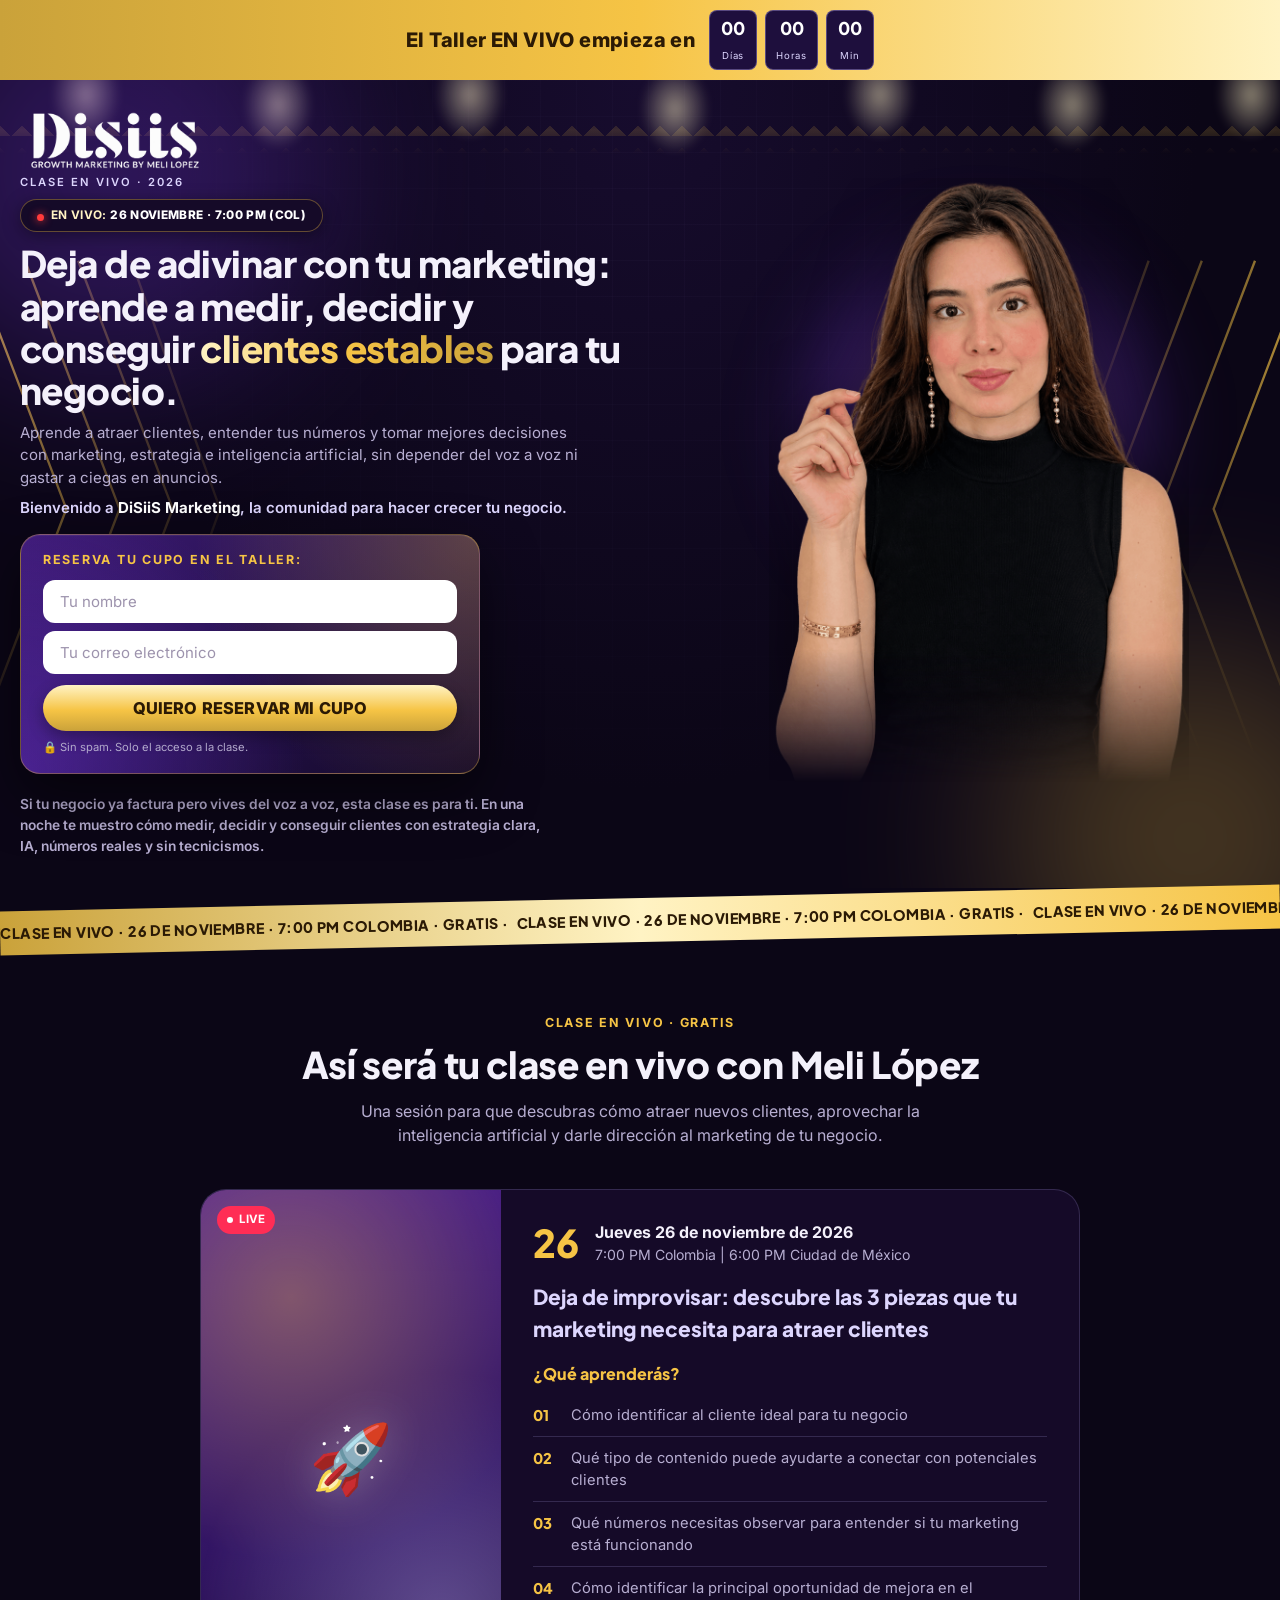
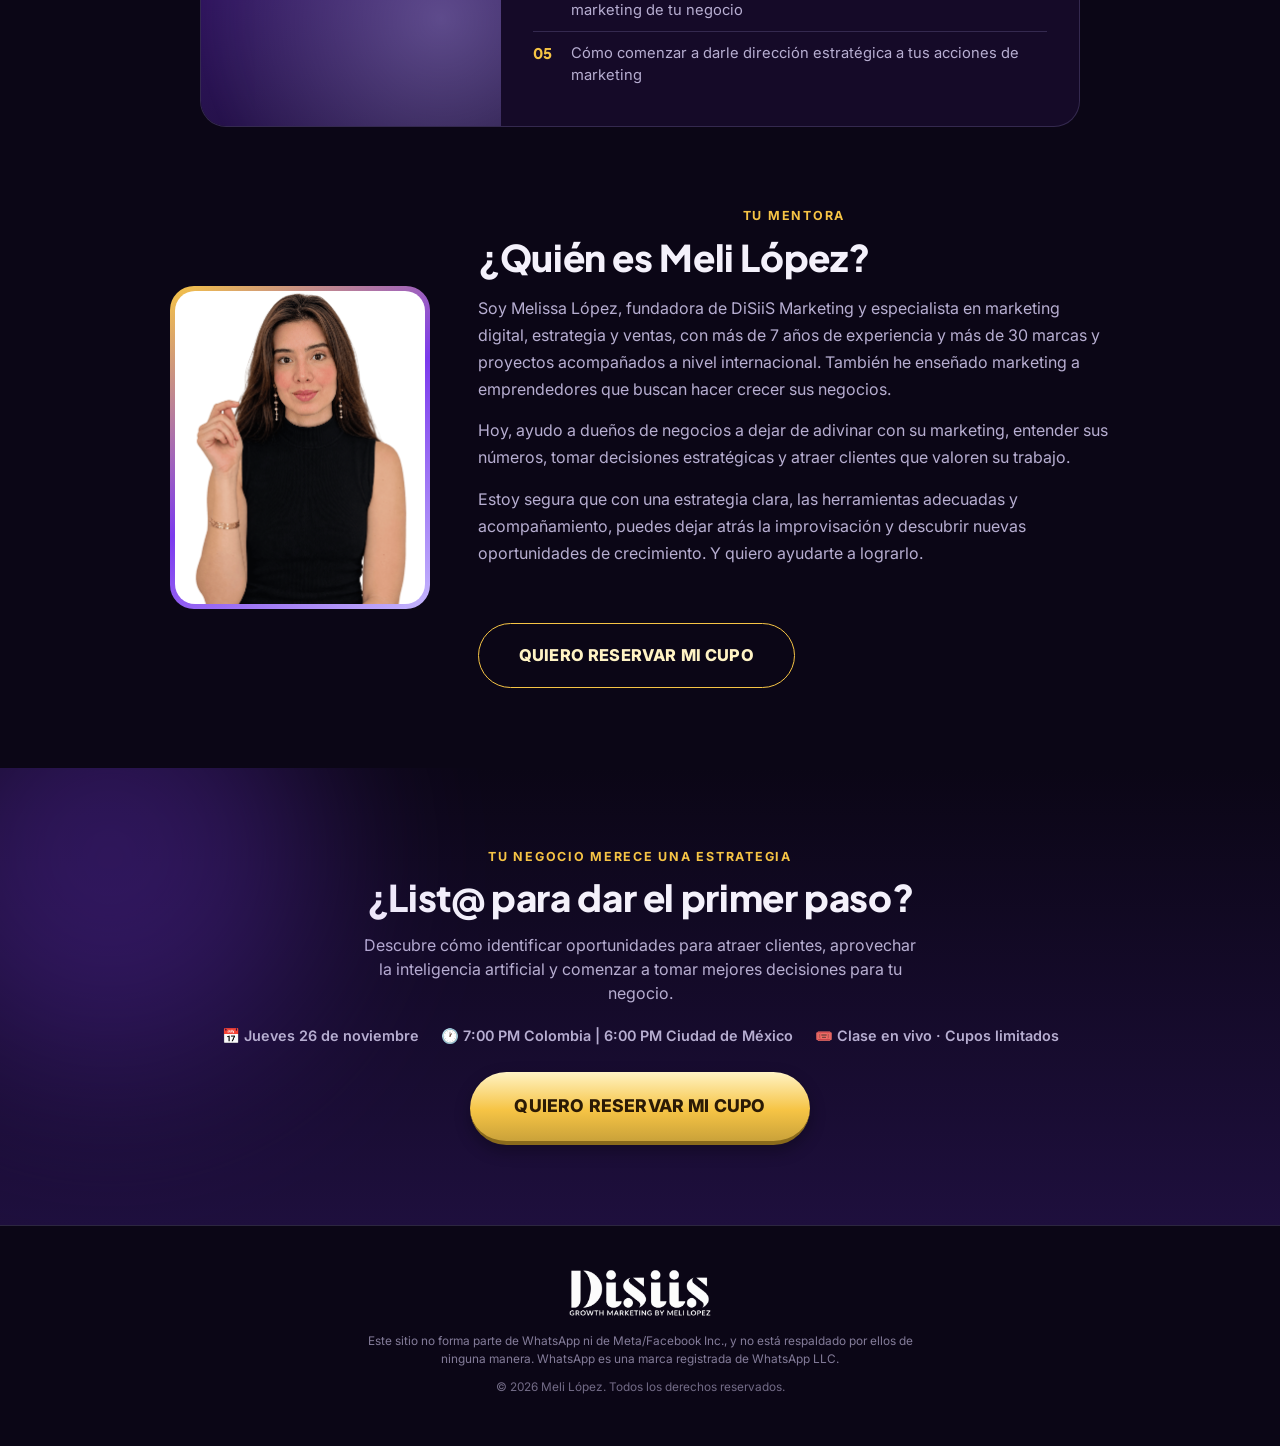
<file: index.html>
<!DOCTYPE html>
<html lang="es">
<head>
<meta charset="UTF-8">
<meta name="viewport" content="width=device-width, initial-scale=1.0">
<title>Clase en Vivo con Meli — Lanza tu Negocio Digital con IA</title>
<meta name="description" content="Únete a la clase en vivo gratuita de Meli: aprende a crear y vender tu primer producto digital con ayuda de la IA. Jueves 26 de noviembre, 7:00 PM hora Colombia.">
<link rel="icon" type="image/png" href="assets/favicon.png">
<link rel="preconnect" href="https://fonts.googleapis.com">
<link rel="preconnect" href="https://fonts.gstatic.com" crossorigin>
<link href="https://fonts.googleapis.com/css2?family=Plus+Jakarta+Sans:wght@500;700;800&family=Inter:wght@400;500;600;700;800&display=swap" rel="stylesheet">
<link rel="stylesheet" href="styles.css">
<script>
!function(f,b,e,v,n,t,s)
{if(f.fbq)return;n=f.fbq=function(){n.callMethod?
n.callMethod.apply(n,arguments):n.queue.push(arguments)};
if(!f._fbq)f._fbq=n;n.push=n;n.loaded=!0;n.version='2.0';
n.queue=[];t=b.createElement(e);t.async=!0;
t.src=v;s=b.getElementsByTagName(e)[0];
s.parentNode.insertBefore(t,s)}(window, document,'script',
'https://connect.facebook.net/en_US/fbevents.js');
fbq('init', '1813964963130321');
fbq('track', 'PageView');
</script>
<noscript><img height="1" width="1" style="display:none"
  src="https://www.facebook.com/tr?id=1813964963130321&ev=PageView&noscript=1"
/></noscript>
</head>
<body>

  <!-- Countdown bar -->
  <div class="topbar">
    <span class="topbar-label">El Taller EN VIVO empieza en</span>
    <div class="topbar-timer" id="topbar-timer" aria-live="polite">
      <div class="timer-box"><span id="t-days">00</span><small>Días</small></div>
      <div class="timer-box"><span id="t-hours">00</span><small>Horas</small></div>
      <div class="timer-box"><span id="t-mins">00</span><small>Min</small></div>
    </div>
  </div>

  <!-- HERO -->
  <header class="hero">
    <div class="hero-texture" aria-hidden="true"></div>
    <div class="hero-top-hatch" aria-hidden="true"></div>
    <div class="hero-chevrons hero-chevrons-left" aria-hidden="true">
      <svg viewBox="0 0 220 420" fill="none" xmlns="http://www.w3.org/2000/svg">
        <path d="M10 0 L90 210 L10 420" stroke="url(#gld1)" stroke-width="2"/>
        <path d="M55 0 L135 210 L55 420" stroke="url(#gld1)" stroke-width="2" opacity=".7"/>
        <path d="M100 0 L180 210 L100 420" stroke="url(#gld1)" stroke-width="2" opacity=".45"/>
        <path d="M145 0 L220 210 L145 420" stroke="url(#gld1)" stroke-width="2" opacity=".25"/>
        <defs>
          <linearGradient id="gld1" x1="0" y1="0" x2="0" y2="420" gradientUnits="userSpaceOnUse">
            <stop offset="0" stop-color="#f6c445"/>
            <stop offset="1" stop-color="#f6c445" stop-opacity="0"/>
          </linearGradient>
        </defs>
      </svg>
    </div>
    <div class="hero-chevrons hero-chevrons-right" aria-hidden="true">
      <svg viewBox="0 0 220 420" fill="none" xmlns="http://www.w3.org/2000/svg">
        <path d="M210 0 L130 210 L210 420" stroke="url(#gld2)" stroke-width="2"/>
        <path d="M165 0 L85 210 L165 420" stroke="url(#gld2)" stroke-width="2" opacity=".7"/>
        <path d="M120 0 L40 210 L120 420" stroke="url(#gld2)" stroke-width="2" opacity=".45"/>
        <path d="M75 0 L0 210 L75 420" stroke="url(#gld2)" stroke-width="2" opacity=".25"/>
        <defs>
          <linearGradient id="gld2" x1="0" y1="0" x2="0" y2="420" gradientUnits="userSpaceOnUse">
            <stop offset="0" stop-color="#f6c445"/>
            <stop offset="1" stop-color="#f6c445" stop-opacity="0"/>
          </linearGradient>
        </defs>
      </svg>
    </div>
    <div class="hero-spotlights" aria-hidden="true">
      <span></span><span></span><span></span><span></span><span></span><span></span><span></span>
    </div>
    <div class="hero-glow hero-glow-1"></div>
    <div class="hero-glow hero-glow-2"></div>

    <div class="hero-inner">
      <div class="hero-visual">
        <div class="hero-photo-wrap">
          <div class="hero-photo-glow" aria-hidden="true"></div>
          <img src="assets/meli-hero-trim.png" alt="Meli" class="hero-photo">
          <div class="hero-wordmark hero-wordmark-overlay">
            <img src="assets/disiis-logo.webp" alt="DiSiiS Growth Marketing" class="wordmark-logo">
            <span class="hero-wordmark-sub">Clase en vivo · 2026</span>
          </div>
        </div>
      </div>

      <div class="hero-copy">
        <div class="hero-wordmark hero-wordmark-static">
          <img src="assets/disiis-logo.webp" alt="DiSiiS Growth Marketing" class="wordmark-logo">
          <span class="hero-wordmark-sub">Clase en vivo · 2026</span>
        </div>

        <div class="hero-badge-pill">
          <span class="dot"></span>
          <span>EN VIVO: <strong>26 NOVIEMBRE · 7:00 PM (COL)</strong></span>
        </div>

        <h1 class="hero-title">
          Deja de adivinar con tu marketing: aprende a medir, decidir y conseguir
          <span class="grad-text">clientes estables</span> para tu negocio.
        </h1>
        <p class="hero-sub">
          Aprende a atraer clientes, entender tus números y tomar mejores decisiones con marketing,
          estrategia e inteligencia artificial, sin depender del voz a voz ni gastar a ciegas en anuncios.
        </p>
        <p class="hero-sub hero-welcome">
          Bienvenido a <strong>DiSiiS Marketing</strong>, la comunidad para hacer crecer tu negocio.
        </p>

        <div class="hero-signup-card" id="hero-signup-card">
          <p class="section-eyebrow">RESERVA TU CUPO EN EL TALLER:</p>
          <form method="post" action="https://systeme.io/embedded/46632346/subscription" class="signup-form">
            <div class="form-row">
              <input type="text" name="surname" placeholder="Tu nombre" required class="form-input">
            </div>
            <div class="form-row">
              <input type="email" name="email" placeholder="Tu correo electrónico" required class="form-input">
            </div>
            <div class="f-row">
              <button type="submit" class="btn btn-cta">
                <span class="btn-cta-label">QUIERO RESERVAR MI CUPO</span>
              </button>
            </div>
          </form>
          <p class="signup-disclaimer">🔒 Sin spam. Solo el acceso a la clase.</p>
        </div>

        <p class="hero-callout">
          Si tu negocio ya factura pero vives del voz a voz, esta clase es para ti. En una noche te muestro
          cómo medir, decidir y conseguir clientes con estrategia clara, IA, números reales y sin tecnicismos.
        </p>
      </div>
    </div>
  </header>

  <!-- MARQUEE -->
  <div class="marquee">
    <div class="marquee-track">
      <span>CLASE EN VIVO&nbsp;·&nbsp;26 DE NOVIEMBRE&nbsp;·&nbsp;7:00 PM COLOMBIA&nbsp;·&nbsp;GRATIS&nbsp;·</span>
      <span>CLASE EN VIVO&nbsp;·&nbsp;26 DE NOVIEMBRE&nbsp;·&nbsp;7:00 PM COLOMBIA&nbsp;·&nbsp;GRATIS&nbsp;·</span>
      <span>CLASE EN VIVO&nbsp;·&nbsp;26 DE NOVIEMBRE&nbsp;·&nbsp;7:00 PM COLOMBIA&nbsp;·&nbsp;GRATIS&nbsp;·</span>
      <span>CLASE EN VIVO&nbsp;·&nbsp;26 DE NOVIEMBRE&nbsp;·&nbsp;7:00 PM COLOMBIA&nbsp;·&nbsp;GRATIS&nbsp;·</span>
    </div>
  </div>

  <!-- CLASS DETAILS -->
  <section class="class-section">
    <p class="section-eyebrow">CLASE EN VIVO · GRATIS</p>
    <h2 class="section-title">Así será tu clase en vivo con Meli López</h2>
    <p class="section-sub">Una sesión para que descubras cómo atraer nuevos clientes, aprovechar la inteligencia artificial y darle dirección al marketing de tu negocio.</p>

    <div class="class-card">
      <div class="class-visual">
        <div class="class-visual-glow"></div>
        <span class="class-icon">🚀</span>
        <div class="live-chip"><span class="dot"></span>LIVE</div>
      </div>

      <div class="class-info">
        <div class="class-date-row">
          <div class="class-date-num">26</div>
          <div>
            <p class="class-date-day">Jueves 26 de noviembre de 2026</p>
            <p class="class-date-time">7:00 PM Colombia | 6:00 PM Ciudad de México</p>
          </div>
        </div>
        <h3 class="class-info-title">Deja de improvisar: descubre las 3 piezas que tu marketing necesita para atraer clientes</h3>
        <h4 class="class-list-heading">¿Qué aprenderás?</h4>
        <ol class="class-list">
          <li><span>01</span>Cómo identificar al cliente ideal para tu negocio</li>
          <li><span>02</span>Qué tipo de contenido puede ayudarte a conectar con potenciales clientes</li>
          <li><span>03</span>Qué números necesitas observar para entender si tu marketing está funcionando</li>
          <li><span>04</span>Cómo identificar la principal oportunidad de mejora en el marketing de tu negocio</li>
          <li><span>05</span>Cómo comenzar a darle dirección estratégica a tus acciones de marketing</li>
        </ol>
      </div>
    </div>
  </section>

  <!-- ABOUT MELI -->
  <section class="about-section">
    <div class="about-photo">
      <img src="assets/meli-hero.png" alt="Meli">
    </div>
    <div class="about-text">
      <p class="section-eyebrow">TU MENTORA</p>
      <h2 class="section-title left">¿Quién es Meli López?</h2>
      <div class="about-bio">
        <p>Soy Melissa López, fundadora de DiSiiS Marketing y especialista en marketing digital, estrategia
        y ventas, con más de 7 años de experiencia y más de 30 marcas y proyectos acompañados a nivel
        internacional. También he enseñado marketing a emprendedores que buscan hacer crecer sus negocios.</p>
        <p>Hoy, ayudo a dueños de negocios a dejar de adivinar con su marketing, entender sus números,
        tomar decisiones estratégicas y atraer clientes que valoren su trabajo.</p>
        <p>Estoy segura que con una estrategia clara, las herramientas adecuadas y acompañamiento, puedes
        dejar atrás la improvisación y descubrir nuevas oportunidades de crecimiento. Y quiero ayudarte
        a lograrlo.</p>
      </div>
      <a href="#" class="btn-cta btn-cta-outline" data-open-signup>
        <span class="btn-cta-label">QUIERO RESERVAR MI CUPO</span>
      </a>
    </div>
  </section>

  <!-- FINAL CTA -->
  <section class="final-cta">
    <div class="hero-glow hero-glow-1"></div>
    <p class="section-eyebrow">TU NEGOCIO MERECE UNA ESTRATEGIA</p>
    <h2 class="section-title">¿List@ para dar el primer paso?</h2>
    <p class="section-sub">Descubre cómo identificar oportunidades para atraer clientes, aprovechar la inteligencia artificial y comenzar a tomar mejores decisiones para tu negocio.</p>
    <div class="final-cta-details">
      <span>📅 Jueves 26 de noviembre</span>
      <span>🕐 7:00 PM Colombia | 6:00 PM Ciudad de México</span>
      <span>🎟️ Clase en vivo · Cupos limitados</span>
    </div>
    <a href="#" class="btn-cta btn-cta-lg" data-open-signup>
      <span class="btn-cta-label">QUIERO RESERVAR MI CUPO</span>
    </a>
  </section>

  <!-- FOOTER -->
  <footer class="site-footer">
    <img src="assets/disiis-logo.webp" alt="DiSiiS Growth Marketing" class="footer-logo-img">
    <p class="footer-disclaimer">
      Este sitio no forma parte de WhatsApp ni de Meta/Facebook Inc., y no está respaldado por ellos de ninguna manera.
      WhatsApp es una marca registrada de WhatsApp LLC.
    </p>
    <p class="footer-copy">© 2026 Meli López. Todos los derechos reservados.</p>
  </footer>

  <!-- SIGNUP MODAL (opened by any secondary CTA) -->
  <div class="modal-overlay" id="signup-modal">
    <div class="modal-card" role="dialog" aria-modal="true" aria-labelledby="modal-title">
      <button type="button" class="modal-close" aria-label="Cerrar">&times;</button>
      <p class="section-eyebrow" id="modal-title">RESERVA TU CUPO EN EL TALLER:</p>
      <form method="post" action="https://systeme.io/embedded/46632346/subscription" class="signup-form">
        <div class="form-row">
          <input type="text" name="surname" placeholder="Tu nombre" required class="form-input">
        </div>
        <div class="form-row">
          <input type="email" name="email" placeholder="Tu correo electrónico" required class="form-input">
        </div>
        <div class="f-row">
          <button type="submit" class="btn btn-cta">
            <span class="btn-cta-label">QUIERO RESERVAR MI CUPO</span>
          </button>
        </div>
      </form>
      <p class="signup-disclaimer">🔒 Sin spam. Solo el acceso a la clase.</p>
    </div>
  </div>

<script src="script.js"></script>
</body>
</html>
</file>
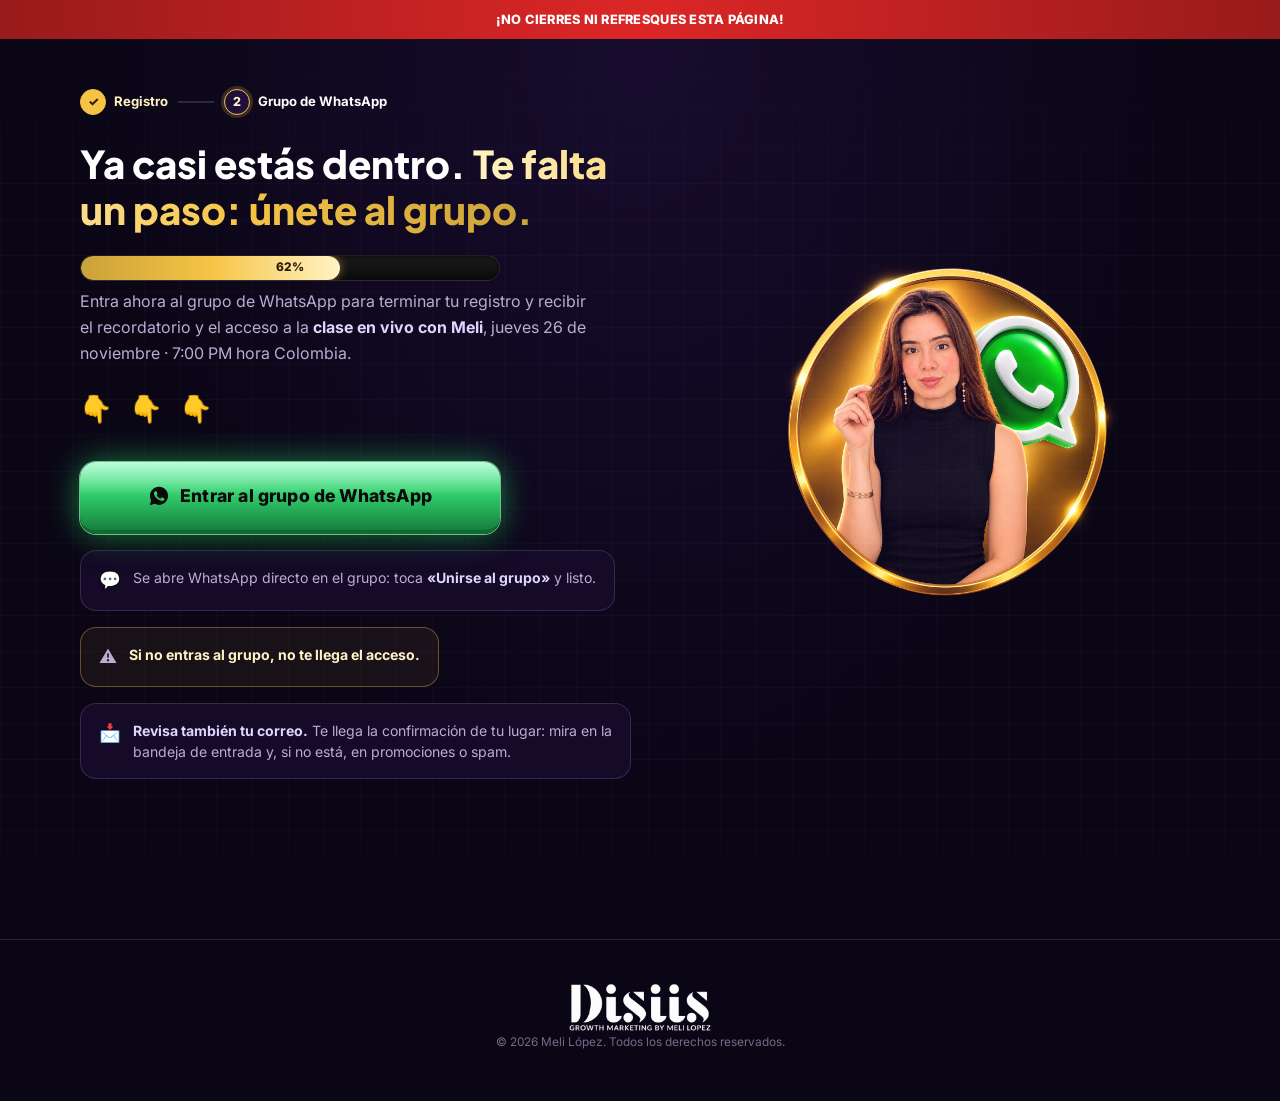
<file: gracias.html>
<!DOCTYPE html>
<html lang="es">
<head>
<meta charset="UTF-8">
<meta name="viewport" content="width=device-width, initial-scale=1.0">
<title>¡Falta un paso! Entra al grupo de WhatsApp — Clase con Meli</title>
<meta name="description" content="Ya casi estás dentro. Entra al grupo de WhatsApp para confirmar tu cupo en la clase en vivo con Meli.">
<meta name="robots" content="noindex">
<link rel="icon" type="image/png" href="assets/favicon.png">
<link rel="preconnect" href="https://fonts.googleapis.com">
<link rel="preconnect" href="https://fonts.gstatic.com" crossorigin>
<link href="https://fonts.googleapis.com/css2?family=Plus+Jakarta+Sans:wght@500;700;800&family=Inter:wght@400;500;600;700;800&display=swap" rel="stylesheet">
<link rel="stylesheet" href="styles.css">
<script>
!function(f,b,e,v,n,t,s)
{if(f.fbq)return;n=f.fbq=function(){n.callMethod?
n.callMethod.apply(n,arguments):n.queue.push(arguments)};
if(!f._fbq)f._fbq=n;n.push=n;n.loaded=!0;n.version='2.0';
n.queue=[];t=b.createElement(e);t.async=!0;
t.src=v;s=b.getElementsByTagName(e)[0];
s.parentNode.insertBefore(t,s)}(window, document,'script',
'https://connect.facebook.net/en_US/fbevents.js');
fbq('init', '1813964963130321');
fbq('track', 'PageView');
</script>
<noscript><img height="1" width="1" style="display:none"
  src="https://www.facebook.com/tr?id=1813964963130321&ev=PageView&noscript=1"
/></noscript>
</head>
<body>

  <div class="warning-bar">¡NO CIERRES NI REFRESQUES ESTA PÁGINA!</div>

  <main class="gracias-main">
    <div class="hero-texture"></div>
    <div class="gracias-inner">
      <div class="gracias-grid">

        <div class="gracias-visual">
          <img src="assets/gracias-badge.webp" alt="Meli - WhatsApp" class="gracias-badge">
        </div>

        <div class="gracias-copy">

          <div class="steps-row">
            <div class="step done"><span class="step-dot">✓</span><span>Registro</span></div>
            <div class="step-line"></div>
            <div class="step active"><span class="step-dot">2</span><span>Grupo de WhatsApp</span></div>
          </div>

          <h1 class="gracias-title" id="gracias-title">Ya casi estás dentro. <span class="grad-text">Te falta un paso: únete al grupo.</span></h1>

          <div class="progress-bar">
            <div class="progress-fill" style="width:62%"></div>
            <span class="progress-label">62%</span>
          </div>

          <p class="gracias-sub">
            Entra ahora al grupo de WhatsApp para terminar tu registro y recibir el recordatorio y el acceso a la
            <strong>clase en vivo con Meli</strong>, jueves 26 de noviembre · 7:00 PM hora Colombia.
          </p>

          <div class="whatsapp-hands" aria-hidden="true"><span>👇</span><span>👇</span><span>👇</span></div>

          <a href="https://chat.whatsapp.com/EjWH5EWC1cP3H7WbqlgUDB?s=cl&p=i&iam=2" target="_blank" rel="noopener" class="btn-cta btn-cta-lg gracias-btn btn-whatsapp">
            <svg class="whatsapp-icon" viewBox="0 0 24 24" fill="currentColor" aria-hidden="true">
              <path d="M12.04 2C6.58 2 2.13 6.45 2.13 11.91c0 1.75.46 3.39 1.26 4.82L2 22l5.39-1.41c1.37.75 2.93 1.17 4.59 1.17h.01c5.46 0 9.9-4.45 9.9-9.91C21.9 6.45 17.5 2 12.04 2zm5.8 14.03c-.24.68-1.4 1.3-1.93 1.38-.49.08-1.1.11-1.78-.11-.41-.13-.94-.3-1.62-.59-2.84-1.23-4.69-4.09-4.83-4.28-.14-.19-1.15-1.53-1.15-2.92s.72-2.07.98-2.35c.26-.28.56-.35.75-.35h.54c.17 0 .4-.03.61.47.24.57.8 1.96.87 2.1.07.14.11.3.02.48-.09.19-.14.3-.27.47-.14.16-.29.37-.41.49-.14.14-.28.29-.12.57.16.28.72 1.19 1.55 1.93 1.07.95 1.96 1.25 2.24 1.39.28.14.44.12.6-.07.17-.19.71-.83.9-1.11.19-.28.38-.23.63-.14.26.09 1.63.77 1.91.91.28.14.47.21.54.33.07.12.07.68-.17 1.36z"/>
            </svg>
            <span class="btn-cta-label">Entrar al grupo de WhatsApp</span>
          </a>

          <div class="note-card">
            <span class="note-icon">💬</span>
            <p>Se abre WhatsApp directo en el grupo: toca <strong>«Unirse al grupo»</strong> y listo.</p>
          </div>
          <div class="note-card note-warning">
            <span class="note-icon">⚠️</span>
            <p><strong>Si no entras al grupo, no te llega el acceso.</strong></p>
          </div>
          <div class="note-card">
            <span class="note-icon">📩</span>
            <p><strong>Revisa también tu correo.</strong> Te llega la confirmación de tu lugar: mira en la bandeja de entrada y, si no está, en promociones o spam.</p>
          </div>

        </div>
      </div>
    </div>
  </main>

  <footer class="site-footer">
    <img src="assets/disiis-logo.webp" alt="DiSiiS Growth Marketing" class="footer-logo-img">
    <p class="footer-copy">© 2026 Meli López. Todos los derechos reservados.</p>
  </footer>

  <script>
    const graciasTitle = document.getElementById("gracias-title");
    const firstName = new URLSearchParams(window.location.search).get("name");
    if (graciasTitle && firstName) {
      const clean = firstName.trim().toLowerCase().replace(/^./, (c) => c.toUpperCase());
      graciasTitle.innerHTML = `${clean}, ya casi estás dentro. <span class="grad-text">Te falta un paso: únete al grupo.</span>`;
    }
  </script>
</body>
</html>
</file>
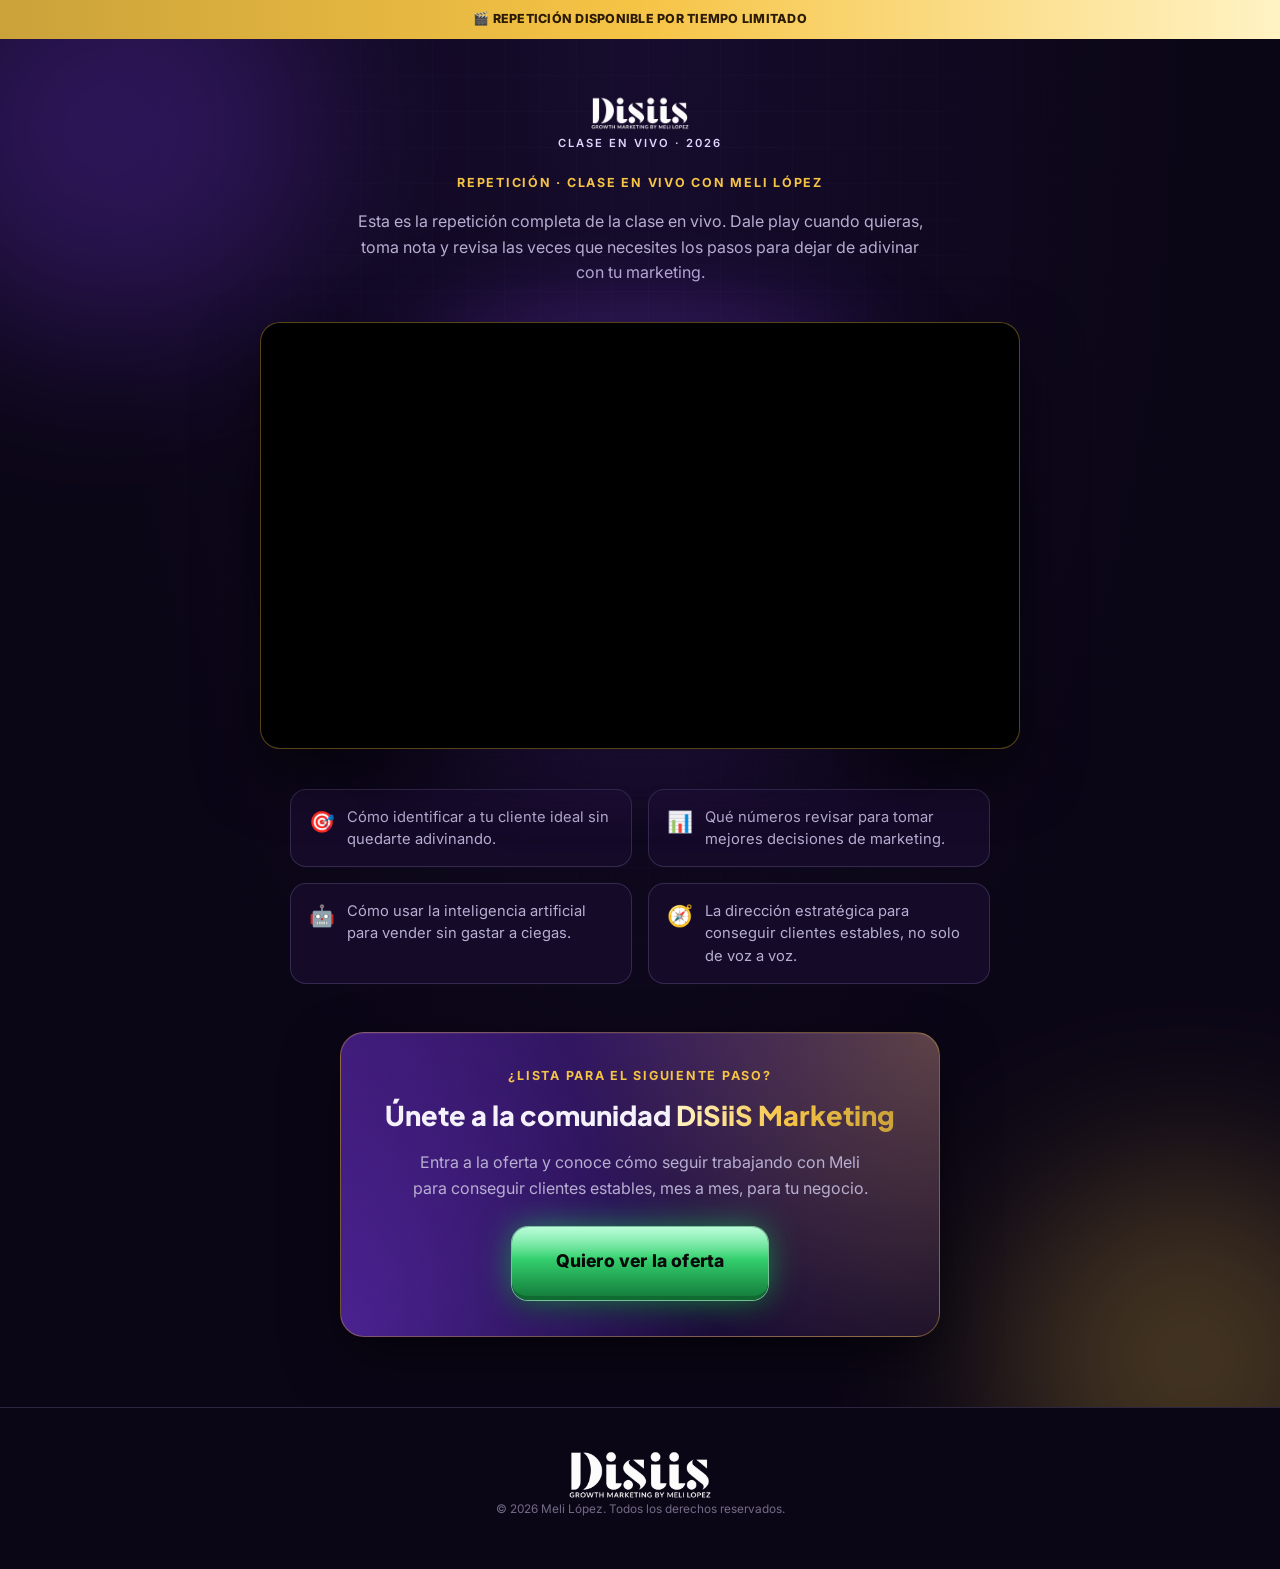
<file: replay.html>
<!DOCTYPE html>
<html lang="es">
<head>
<meta charset="UTF-8">
<meta name="viewport" content="width=device-width, initial-scale=1.0">
<title>Repetición: Clase en Vivo con Meli López — DiSiiS Marketing</title>
<meta name="description" content="Vuelve a ver la repetición completa de la clase en vivo con Meli López: aprende a medir, decidir y conseguir clientes estables para tu negocio.">
<meta name="robots" content="noindex">
<link rel="icon" type="image/png" href="assets/favicon.png">
<link rel="preconnect" href="https://fonts.googleapis.com">
<link rel="preconnect" href="https://fonts.gstatic.com" crossorigin>
<link href="https://fonts.googleapis.com/css2?family=Plus+Jakarta+Sans:wght@500;700;800&family=Inter:wght@400;500;600;700;800&display=swap" rel="stylesheet">
<link rel="stylesheet" href="styles.css">
<script>
!function(f,b,e,v,n,t,s)
{if(f.fbq)return;n=f.fbq=function(){n.callMethod?
n.callMethod.apply(n,arguments):n.queue.push(arguments)};
if(!f._fbq)f._fbq=n;n.push=n;n.loaded=!0;n.version='2.0';
n.queue=[];t=b.createElement(e);t.async=!0;
t.src=v;s=b.getElementsByTagName(e)[0];
s.parentNode.insertBefore(t,s)}(window, document,'script',
'https://connect.facebook.net/en_US/fbevents.js');
fbq('init', '1813964963130321');
fbq('track', 'PageView');
</script>
<noscript><img height="1" width="1" style="display:none"
  src="https://www.facebook.com/tr?id=1813964963130321&ev=PageView&noscript=1"
/></noscript>
</head>
<body>

  <div class="replay-topbar">🎬 <span>REPETICIÓN DISPONIBLE POR TIEMPO LIMITADO</span></div>

  <main class="replay-main">
    <div class="hero-texture"></div>
    <div class="hero-glow hero-glow-1"></div>
    <div class="hero-glow hero-glow-2"></div>

    <div class="replay-inner">

      <div class="replay-wordmark">
        <img src="assets/disiis-logo.webp" alt="DiSiiS Growth Marketing" class="wordmark-logo">
        <span class="hero-wordmark-sub">Clase en vivo · 2026</span>
      </div>

      <p class="section-eyebrow">REPETICIÓN · CLASE EN VIVO CON MELI LÓPEZ</p>
      <p class="replay-sub">
        Esta es la repetición completa de la clase en vivo. Dale play cuando quieras, toma nota y
        revisa las veces que necesites los pasos para dejar de adivinar con tu marketing.
      </p>

      <div class="replay-video-card">
        <div class="replay-video-glow"></div>
        <div class="replay-video">
          <iframe
            src="https://www.loom.com/embed/49fc41f5f2494a39b9ce262a3e52d995?hide_owner=true&hide_share=true&hide_title=true"
            frameborder="0"
            allow="fullscreen"
            allowfullscreen
            title="Repetición: Clase en Vivo con Meli López"
          ></iframe>
        </div>
      </div>

      <div class="replay-points">
        <div class="replay-point">
          <span class="replay-point-icon">🎯</span>
          <p>Cómo identificar a tu cliente ideal sin quedarte adivinando.</p>
        </div>
        <div class="replay-point">
          <span class="replay-point-icon">📊</span>
          <p>Qué números revisar para tomar mejores decisiones de marketing.</p>
        </div>
        <div class="replay-point">
          <span class="replay-point-icon">🤖</span>
          <p>Cómo usar la inteligencia artificial para vender sin gastar a ciegas.</p>
        </div>
        <div class="replay-point">
          <span class="replay-point-icon">🧭</span>
          <p>La dirección estratégica para conseguir clientes estables, no solo de voz a voz.</p>
        </div>
      </div>

      <div class="replay-cta-card">
        <p class="section-eyebrow">¿LISTA PARA EL SIGUIENTE PASO?</p>
        <h2 class="replay-cta-title">Únete a la comunidad <span class="grad-text">DiSiiS Marketing</span></h2>
        <p class="replay-cta-sub">
          Entra a la oferta y conoce cómo seguir trabajando con Meli para conseguir clientes estables,
          mes a mes, para tu negocio.
        </p>
        <a href="https://www.skool.com/disiis-marketing-by-meli-lopez-7991/about" target="_blank" rel="noopener" class="btn-cta btn-cta-lg btn-whatsapp replay-cta-btn">
          <span class="btn-cta-label">Quiero ver la oferta</span>
        </a>
      </div>

    </div>
  </main>

  <footer class="site-footer">
    <img src="assets/disiis-logo.webp" alt="DiSiiS Growth Marketing" class="footer-logo-img">
    <p class="footer-copy">© 2026 Meli López. Todos los derechos reservados.</p>
  </footer>

</body>
</html>
</file>
<file: styles.css>
:root{
  --bg: #0b0616;
  --bg-2: #150a28;
  --purple-900: #1e0f3d;
  --purple-800: #2b1456;
  --purple-700: #4c1d95;
  --purple-500: #7c3aed;
  --lilac: #c4b5fd;
  --lilac-soft: #ddd6fe;
  --gold-1: #fff3c4;
  --gold-2: #f6c445;
  --gold-3: #caa23a;
  --gold-4: #8a6a1c;
  --text: #f4f1fb;
  --text-dim: #b7aed1;
  --border: rgba(196,181,253,.18);
  --gold-border: rgba(246,196,69,.35);
  --font-head: "Plus Jakarta Sans", sans-serif;
  --font-body: "Inter", sans-serif;
}

*{box-sizing:border-box; margin:0; padding:0;}
html{scroll-behavior:smooth;}
body{
  background: var(--bg);
  color: var(--text);
  font-family: var(--font-body);
  overflow-x: hidden;
  line-height: 1.5;
}

img{max-width:100%; display:block;}

/* ---------- Topbar ---------- */
.topbar{
  display:flex; align-items:center; justify-content:center; gap:14px;
  flex-wrap:wrap;
  background: linear-gradient(90deg, var(--gold-3), var(--gold-2) 50%, var(--gold-1));
  padding: 10px 16px;
  text-align:center;
}
.topbar-label{
  font-weight:800; font-size:1.05rem; color:#2b1a05; letter-spacing:.02em;
}
.topbar-timer{display:flex; gap:8px;}
.timer-box{
  background: var(--purple-900);
  border:1px solid rgba(196,181,253,.35);
  border-radius:8px;
  padding: 4px 10px;
  min-width:48px;
  text-align:center;
}
.timer-box span{display:block; font-family:var(--font-head); font-weight:800; font-size:1.1rem; color:#fff;}
.timer-box small{font-size:.6rem; letter-spacing:.08em; color:var(--lilac-soft);}

/* ---------- Hero ---------- */
.hero{
  position:relative;
  padding: 56px 20px 56px;
  text-align:center;
  overflow:hidden;
  background:
    radial-gradient(ellipse at 50% 0%, #170c2e 0%, var(--bg) 62%);
}

/* subtle stage-floor texture: fine grid + diagonal hatch */
.hero-texture{
  position:absolute; inset:0; z-index:0; pointer-events:none;
  opacity:.5;
  background-image:
    linear-gradient(rgba(196,181,253,.05) 1px, transparent 1px),
    linear-gradient(90deg, rgba(196,181,253,.05) 1px, transparent 1px);
  background-size: 36px 36px;
  mask-image: radial-gradient(ellipse at 50% 20%, black 0%, transparent 72%);
  -webkit-mask-image: radial-gradient(ellipse at 50% 20%, black 0%, transparent 72%);
}
.hero-top-hatch{
  position:absolute; top:34px; left:0; right:0; height:40px; z-index:0; pointer-events:none;
  background-image:
    linear-gradient(45deg, rgba(246,196,69,.16) 25%, transparent 25%),
    linear-gradient(-45deg, rgba(246,196,69,.16) 25%, transparent 25%);
  background-size: 22px 22px;
  background-position: 0 0, 0 0;
  mask-image: linear-gradient(to bottom, transparent, black 40%, transparent);
  -webkit-mask-image: linear-gradient(to bottom, transparent, black 40%, transparent);
}

.hero-chevrons{
  position:absolute; top:50px; bottom:0; width:260px; z-index:0; pointer-events:none;
  opacity:.8;
}
.hero-chevrons svg{width:100%; height:100%;}
.hero-chevrons-left{left:-40px;}
.hero-chevrons-right{right:-40px;}

.hero-spotlights{position:absolute; top:0; left:0; right:0; height:120px; z-index:0; pointer-events:none;}
.hero-spotlights span{
  position:absolute; top:-30px; width:70px; height:90px; border-radius:50%;
  background: radial-gradient(ellipse at center, rgba(255,243,196,.5), transparent 70%);
  filter: blur(4px);
}
.hero-spotlights span:nth-child(1){left:4%;}
.hero-spotlights span:nth-child(2){left:19%; top:-20px;}
.hero-spotlights span:nth-child(3){left:34%;}
.hero-spotlights span:nth-child(4){left:50%; top:-16px;}
.hero-spotlights span:nth-child(5){left:66%;}
.hero-spotlights span:nth-child(6){left:81%; top:-20px;}
.hero-spotlights span:nth-child(7){left:95%;}

.hero-glow{
  position:absolute; border-radius:50%;
  filter: blur(90px);
  opacity:.3;
  pointer-events:none;
  z-index:0;
}
.hero-glow-1{ width:420px; height:420px; background:var(--purple-500); top:-120px; left:-100px;}
.hero-glow-2{ width:380px; height:380px; background:var(--gold-3); bottom:-140px; right:-100px;}

.hero-inner{
  position:relative; z-index:1; max-width:420px; margin:0 auto;
  display:grid; grid-template-columns:1fr; gap:22px;
}
.hero-visual{order:1; display:flex; justify-content:center;}
.hero-copy{
  order:2;
  display:flex; flex-direction:column; align-items:center; text-align:center;
}

.hero-photo-wrap{position:relative; display:inline-block; margin-bottom:4px;}
.hero-photo-glow{
  position:absolute;
  left:50%; top:8%;
  transform:translateX(-50%);
  width:260px; height:260px;
  border-radius:50%;
  background: radial-gradient(circle, rgba(246,196,69,.4) 0%, rgba(124,58,237,.4) 45%, transparent 72%);
  filter: blur(36px);
  z-index:0;
}
.hero-photo{
  position:relative;
  z-index:1;
  display:block;
  margin:0 auto;
  width:230px;
  height:auto;
  filter: drop-shadow(0 18px 34px rgba(0,0,0,.55));
  -webkit-mask-image: linear-gradient(to bottom, black 78%, transparent 100%);
  mask-image: linear-gradient(to bottom, black 78%, transparent 100%);
}

.hero-wordmark{
  position:relative; z-index:1;
  margin-top:8px;
  display:flex; flex-direction:column; align-items:center; gap:2px;
}
.hero-wordmark-main{
  font-family:var(--font-head);
  font-weight:800;
  font-size:1.5rem;
  letter-spacing:.03em;
  background: linear-gradient(90deg, var(--gold-1), var(--gold-2), var(--gold-3));
  -webkit-background-clip:text; background-clip:text; color:transparent;
}
.hero-wordmark-sub{
  font-size:.7rem; font-weight:600; letter-spacing:.18em; text-transform:uppercase;
  color: var(--lilac-soft);
}
.wordmark-logo{
  display:block;
  width:170px;
  height:auto;
}

/* Mobile: wordmark overlaps the bottom of the photo instead of sitting below it */
.hero-wordmark-static{display:none;}
.hero-wordmark-overlay{
  position:absolute;
  left:0; right:0; bottom:10px;
  z-index:3;
  margin-top:0;
  text-shadow: 0 2px 10px rgba(0,0,0,.6);
}

.hero-badge-pill{
  position:relative;
  z-index:2;
  width:fit-content;
  margin: 14px auto 0;
  white-space:nowrap;
  background: var(--bg-2);
  border:1px solid var(--gold-border);
  color: var(--gold-1);
  font-size:.74rem; font-weight:700; letter-spacing:.03em;
  padding:7px 16px; border-radius:999px;
  display:flex; align-items:center; gap:7px;
  box-shadow: 0 4px 18px rgba(0,0,0,.4);
}
.hero-badge-pill strong{color:#fff; font-weight:800;}
.hero-badge-pill .dot{
  width:7px; height:7px; border-radius:50%; background:#ff3b3b;
  box-shadow:0 0 8px #ff3b3b;
  animation: pulse 1.4s infinite;
  flex-shrink:0;
  margin-top:5px;
}

.hero-title{
  font-family:var(--font-head);
  font-size: clamp(1.5rem, 3.6vw, 2.2rem);
  font-weight:800;
  line-height:1.12;
  letter-spacing:-0.015em;
  margin-top:20px;
}
.grad-text{
  background: linear-gradient(90deg, var(--gold-1), var(--gold-2), var(--gold-3));
  -webkit-background-clip:text;
  background-clip:text;
  color:transparent;
}
.swoosh{position:relative; display:inline-block;}
.swoosh::after{
  content:"";
  position:absolute; left:-2%; right:-2%; bottom:-10px; height:14px;
  background: url("data:image/svg+xml,%3Csvg xmlns='http://www.w3.org/2000/svg' viewBox='0 0 200 20' preserveAspectRatio='none'%3E%3Cpath d='M2 14 Q 50 2 100 10 T 198 8' stroke='%23f6c445' stroke-width='5' fill='none' stroke-linecap='round'/%3E%3C/svg%3E") no-repeat center / 100% 100%;
}
.hero-sub{
  color:var(--text-dim);
  font-size:1.02rem;
  max-width:560px;
  margin: 20px auto 0;
}
.hero-sub strong{color:var(--lilac-soft);}
.hero-welcome{
  margin-top:14px;
  color:var(--lilac-soft);
  font-weight:600;
}
.hero-welcome strong{color:#fff;}

.btn-cta{
  position:relative;
  display:inline-flex; align-items:center; justify-content:center;
  overflow:hidden;
  margin-top:30px;
  background: linear-gradient(180deg, var(--gold-1) 0%, var(--gold-2) 55%, var(--gold-3) 100%);
  color:#2b1a05;
  font-weight:800;
  font-size:1.02rem;
  letter-spacing:.01em;
  padding:19px 40px;
  border-radius:999px;
  text-decoration:none;
  border-bottom: 4px solid var(--gold-4);
  box-shadow: 0 6px 16px rgba(0,0,0,.3);
  transition: transform .18s ease, box-shadow .18s ease;
}
.btn-cta-label{position:relative; z-index:2;}
.btn-cta:hover{
  transform: translateY(-2px);
  box-shadow: 0 10px 22px rgba(0,0,0,.35);
}
.btn-cta-lg{font-size:1.1rem; padding:21px 44px;}
.btn-cta-outline{
  background:transparent;
  border:1.5px solid var(--gold-2);
  border-bottom: 1.5px solid var(--gold-2);
  color:var(--gold-1);
  box-shadow:none;
}
.btn-cta-outline:hover{
  background: rgba(246,196,69,.1);
  box-shadow:none;
}

.hero-callout{
  margin-top:20px;
  max-width:520px;
  color: var(--text-dim);
  font-size:.86rem; font-weight:600; line-height:1.5;
}

@keyframes pulse{
  0%,100%{opacity:1;} 50%{opacity:.35;}
}

/* ---------- Marquee ---------- */
.marquee{
  background: linear-gradient(90deg, var(--gold-3), var(--gold-1), var(--gold-2));
  color:#2b1a05;
  padding:10px 0;
  overflow:hidden;
  white-space:nowrap;
  transform: rotate(-1.2deg);
  margin: 10px 0 -4px;
}
.marquee-track{
  display:inline-flex;
  animation: scroll 22s linear infinite;
}
.marquee-track span{
  font-family:var(--font-head);
  font-weight:800;
  font-size:.9rem;
  letter-spacing:.03em;
  padding-right: 8px;
}
@keyframes scroll{
  from{transform:translateX(0);}
  to{transform:translateX(-50%);}
}

/* ---------- Section commons ---------- */
.section-eyebrow{
  text-align:center;
  color:var(--gold-2);
  font-weight:700; letter-spacing:.14em; font-size:.78rem;
  margin-bottom:10px;
}
.section-title{
  text-align:center;
  font-family:var(--font-head);
  font-size: clamp(1.6rem, 4vw, 2.3rem);
  font-weight:800;
  letter-spacing:-0.01em;
  line-height:1.15;
  max-width:700px; margin: 0 auto;
}
.section-title.left{text-align:left; margin:0;}
.section-sub{
  text-align:center;
  color:var(--text-dim);
  max-width:560px;
  margin: 14px auto 0;
}

/* ---------- Class section ---------- */
.class-section{
  padding: 76px 20px 70px;
  background: var(--bg);
}
.class-card{
  max-width:880px; margin: 42px auto 0;
  background: var(--bg-2);
  border:1px solid var(--border);
  border-radius:26px;
  overflow:hidden;
  display:grid;
  grid-template-columns: 300px 1fr;
}
.class-visual{
  position:relative;
  background: linear-gradient(160deg, var(--purple-700), var(--purple-900));
  display:flex; align-items:center; justify-content:center;
  min-height:260px;
}
.class-visual-glow{
  position:absolute; inset:0;
  background: radial-gradient(circle at 30% 20%, var(--gold-2) 0%, transparent 55%),
              radial-gradient(circle at 80% 80%, var(--lilac) 0%, transparent 50%);
  opacity:.35;
}
.class-icon{font-size:4.2rem; position:relative; z-index:1; filter:drop-shadow(0 0 20px rgba(255,255,255,.25));}
.live-chip{
  position:absolute; top:16px; left:16px; z-index:2;
  background:#ff2d55; color:#fff; font-weight:700; font-size:.72rem;
  padding:5px 10px; border-radius:999px;
  display:flex; align-items:center; gap:6px;
}
.live-chip .dot{width:6px; height:6px; border-radius:50%; background:#fff; animation:pulse 1.2s infinite;}

.class-info{padding: 30px 32px;}
.class-date-row{display:flex; align-items:center; gap:16px; margin-bottom:16px;}
.class-date-num{
  font-family:var(--font-head);
  font-size:2.4rem; font-weight:800;
  color:var(--gold-2);
  line-height:1;
}
.class-date-day{font-weight:700; font-size:1rem;}
.class-date-time{color:var(--text-dim); font-size:.88rem;}
.class-info-title{
  font-family:var(--font-head);
  font-size:1.3rem; font-weight:800;
  margin-bottom:18px;
  color:var(--lilac-soft);
}
.class-list-heading{
  font-family:var(--font-head);
  font-weight:800;
  font-size:1rem;
  color:var(--gold-2);
  margin-bottom:8px;
}
.class-list{list-style:none;}
.class-list li{
  display:flex; align-items:flex-start; gap:12px;
  padding: 10px 0;
  border-top:1px solid var(--border);
  color:var(--text-dim);
  font-size:.92rem;
}
.class-list li:first-child{border-top:none;}
.class-list li span{
  font-family:var(--font-head);
  color:var(--gold-2);
  font-weight:800;
  min-width:26px;
}

/* ---------- Hero signup card (always inline: mobile and desktop) ---------- */
.hero-signup-card{
  position:relative;
  overflow:hidden;
  width:100%;
  max-width:380px;
  margin:20px auto 0;
  background:
    radial-gradient(circle at 100% 0%, rgba(246,196,69,.28), transparent 55%),
    radial-gradient(circle at 0% 100%, rgba(124,58,237,.4), transparent 55%),
    linear-gradient(145deg, #3c1a73 0%, #23104a 55%, #150a28 100%);
  border:1px solid var(--gold-border);
  border-radius:20px;
  padding:18px 18px 20px;
  text-align:center;
  box-shadow: 0 22px 54px rgba(0,0,0,.5), inset 0 1px 0 rgba(255,255,255,.06);
}
.signup-form{
  position:relative;
  z-index:1;
  margin-top:12px;
  display:flex; flex-direction:column; gap:10px;
}
.form-row{width:100%;}
.form-input{
  width:100%;
  background:#ffffff;
  border:1px solid rgba(255,255,255,.5);
  border-radius:12px;
  padding:13px 16px;
  color:#453b5c;
  font-family:var(--font-body);
  font-size:.94rem;
  outline:none;
  transition: border-color .18s ease, box-shadow .18s ease;
}
.form-input::placeholder{color:#9d93ad;}
.form-input:focus{
  border-color:var(--gold-2);
  box-shadow: 0 0 0 3px rgba(246,196,69,.3);
}
.f-row{margin-top:4px;}
.f-row .btn-cta{
  margin-top:0;
  width:100%;
  border:none;
  cursor:pointer;
  font-family:var(--font-body);
}
.signup-disclaimer{
  margin-top:14px;
  color:var(--text-dim);
  font-size:.74rem;
}

/* Desktop: two-column hero — copy + form on the left, photo on the right */
@media (min-width:761px){
  .topbar-label{font-size:1.25rem;}
  .hero{text-align:left; padding:28px 20px 32px;}
  .hero-inner{
    max-width:1360px;
    grid-template-columns: 11fr 10fr;
    align-items:center;
    gap:60px;
  }
  .hero-visual{order:2; justify-content:center;}
  .hero-copy{order:1; align-items:flex-start; text-align:left;}
  .hero-photo{width:420px;}
  .hero-photo-glow{width:390px; height:390px;}
  .hero-wordmark{align-items:flex-start; margin-top:0;}
  .hero-wordmark-overlay{display:none;}
  .hero-wordmark-static{display:flex;}
  .wordmark-logo{width:190px;}
  .hero-badge-pill{margin:8px 0 0;}
  .hero-title{margin:10px 0 0; font-size:clamp(1.6rem, 3vw, 2.3rem); line-height:1.15;}
  .hero-sub{margin:10px 0 0; text-align:left; font-size:.94rem;}
  .hero-welcome{margin-top:8px;}
  .hero-signup-card{
    width:100%;
    max-width:460px;
    margin:14px 0 0;
    padding:16px 22px 18px;
    text-align:left;
  }
  .hero-signup-card .section-eyebrow{text-align:left;}
  .signup-form{margin-top:8px; gap:8px;}
  .form-input{padding:11px 16px; font-size:.94rem;}
  .f-row{margin-top:3px;}
  .hero-signup-card .f-row .btn-cta{padding:13px 40px;}
  .signup-disclaimer{margin-top:8px; font-size:.7rem;}
}

/* ---------- Signup modal (opened by secondary CTAs) ---------- */
.modal-overlay{
  display:none;
  position:fixed; inset:0; z-index:100;
  align-items:center; justify-content:center;
  background: rgba(8,4,18,.78);
  padding:20px;
}
.modal-overlay.is-open{display:flex;}
body.modal-open{overflow:hidden;}
.modal-card{
  position:relative;
  width:100%;
  max-width:400px;
  background:
    radial-gradient(circle at 100% 0%, rgba(246,196,69,.28), transparent 55%),
    radial-gradient(circle at 0% 100%, rgba(124,58,237,.4), transparent 55%),
    linear-gradient(145deg, #3c1a73 0%, #23104a 55%, #150a28 100%);
  border:1px solid var(--gold-border);
  border-radius:20px;
  padding:28px 22px 24px;
  text-align:center;
  box-shadow: 0 30px 70px rgba(0,0,0,.6), inset 0 1px 0 rgba(255,255,255,.06);
  animation: modalPop .22s ease;
}
@keyframes modalPop{
  from{ opacity:0; transform:translateY(12px) scale(.98); }
  to{ opacity:1; transform:translateY(0) scale(1); }
}
.modal-close{
  position:absolute; top:12px; right:12px;
  width:30px; height:30px;
  border:none; border-radius:50%;
  background: rgba(255,255,255,.08);
  color:var(--text-dim);
  font-size:1.3rem; line-height:1;
  cursor:pointer;
  display:flex; align-items:center; justify-content:center;
  transition: background .15s ease, color .15s ease;
}
.modal-close:hover{background:rgba(255,255,255,.16); color:#fff;}
.modal-card .signup-form{margin-top:16px;}

/* ---------- About section ---------- */
.about-section{
  max-width:980px;
  margin: 0 auto;
  padding: 10px 20px 80px;
  display:grid;
  grid-template-columns: 260px 1fr;
  gap:48px;
  align-items:center;
}
.about-photo{
  border-radius:24px;
  padding:5px;
  background: linear-gradient(145deg, var(--gold-2), var(--purple-500), var(--lilac));
}
.about-photo img{
  border-radius:20px;
  background:#fff;
  object-fit:cover;
  aspect-ratio: 4/5;
  object-position: top center;
}
.about-bio{
  color:var(--text-dim);
  margin: 16px 0 26px;
  font-size:1rem;
  line-height:1.7;
}
.about-bio p{margin:0 0 14px;}
.about-bio p:last-child{margin-bottom:0;}

/* ---------- Final CTA ---------- */
.final-cta{
  position:relative;
  text-align:center;
  padding: 80px 20px;
  background: linear-gradient(180deg, var(--bg), var(--purple-900));
  overflow:hidden;
}
.final-cta-details{
  position:relative;
  display:flex; flex-wrap:wrap; justify-content:center; gap:10px 22px;
  margin: 20px auto 0;
  color: var(--text-dim);
  font-size:.9rem; font-weight:600;
}
.final-cta .btn-cta{margin-top:26px;}

/* ---------- Footer ---------- */
.site-footer{
  text-align:center;
  padding: 40px 20px 50px;
  background: var(--bg);
  border-top:1px solid var(--border);
}
.footer-logo-img{
  display:block;
  width:160px;
  height:auto;
  margin:0 auto;
}
.footer-disclaimer{
  max-width:560px; margin: 14px auto 10px;
  color: var(--text-dim);
  font-size:.74rem;
  opacity:.7;
}
.footer-copy{color:var(--text-dim); font-size:.74rem; opacity:.6;}

/* ---------- Responsive ---------- */
@media (max-width: 760px){
  .class-card{grid-template-columns: 1fr;}
  .class-visual{min-height:180px;}
  .about-section{grid-template-columns:1fr; text-align:center;}
  .about-photo{max-width:220px; margin:0 auto;}
  .section-title.left{text-align:center;}
  .about-bio{text-align:left;}
  .hero-chevrons{width:140px;}

  /* Big photo with the wordmark overlapping its faded bottom edge;
     subtitle is dropped and spacing stays tight so the form sits close by. */
  .hero{padding:22px 16px 32px;}
  .hero-inner{gap:10px;}
  .hero-photo{
    width:280px;
    -webkit-mask-image: linear-gradient(to bottom, black 55%, transparent 92%);
    mask-image: linear-gradient(to bottom, black 55%, transparent 92%);
  }
  .hero-photo-glow{width:300px; height:300px;}
  .hero-wordmark{margin-top:0;}
  .hero-title{margin-top:10px; font-size:clamp(1.15rem, 5.5vw, 1.4rem);}
  .hero-sub{display:none;}
  .hero-signup-card{margin-top:12px; padding:14px 14px 16px;}
  .signup-form{gap:8px;}
  .form-input{padding:11px 14px; font-size:.88rem;}
  .hero-signup-card .btn-cta{font-size:.84rem; padding:14px 10px; letter-spacing:0;}
  .hero-callout{margin-top:10px; font-size:.78rem;}
}
@media (max-width: 420px){
  .hero-photo{width:240px;}
  .hero-photo-glow{width:260px; height:260px;}
  .hero-chevrons{display:none;}
  .hero-signup-card{padding:12px 12px 14px;}
}
@media (max-width: 380px){
  .hero-photo{width:215px;}
  .hero-photo-glow{width:235px; height:235px;}
  .hero-title{font-size:clamp(1rem, 5.5vw, 1.15rem); margin-top:8px;}
  .hero-wordmark-main{font-size:1.25rem;}
  .hero-signup-card{margin-top:10px;}
}

/* ---------- Gracias page ---------- */
.warning-bar{
  background: linear-gradient(90deg, #991b1b, #dc2626 50%, #991b1b);
  color:#fff;
  text-align:center;
  font-weight:800;
  font-size:.8rem;
  letter-spacing:.02em;
  padding:10px 16px;
}
.gracias-main{
  position:relative;
  overflow:hidden;
  background: radial-gradient(ellipse at 50% 0%, #170c2e 0%, var(--bg) 60%);
  min-height:100vh;
  padding: 50px 20px 70px;
  display:flex; justify-content:center;
}
.gracias-main .hero-texture{
  opacity:.55;
  mask-image: linear-gradient(to bottom, transparent, black 15%, black 85%, transparent);
  -webkit-mask-image: linear-gradient(to bottom, transparent, black 15%, black 85%, transparent);
}
.gracias-inner{position:relative; max-width:560px; width:100%; text-align:center;}
.gracias-grid{display:grid; grid-template-columns:1fr; gap:0;}
.gracias-visual{order:1; display:flex; justify-content:center;}
.gracias-copy{order:2; display:flex; flex-direction:column; align-items:center; text-align:center;}

.steps-row{
  display:flex; align-items:center; justify-content:center; gap:10px;
  margin-bottom:26px; flex-wrap:wrap;
}
.step{display:flex; align-items:center; gap:8px; font-size:.82rem; font-weight:700; color:var(--text-dim);}
.step-dot{
  width:26px; height:26px; border-radius:50%;
  display:flex; align-items:center; justify-content:center;
  background: var(--purple-800); border:1px solid var(--border);
  font-size:.78rem; font-weight:800; color:var(--text-dim);
}
.step.done .step-dot{background:var(--gold-2); color:#2b1a05; border-color:var(--gold-2);}
.step.done{color:var(--gold-1);}
.step.active .step-dot{background:var(--purple-900); border-color:var(--gold-2); color:var(--gold-1); box-shadow:0 0 0 3px rgba(246,196,69,.18);}
.step.active{color:#fff;}
.step-line{width:36px; height:2px; background:var(--border);}

.gracias-title{
  font-family:var(--font-head);
  font-size: clamp(1.7rem, 5vw, 2.4rem);
  font-weight:800;
  line-height:1.2;
  color:#fff;
}

.progress-bar{
  position:relative;
  margin: 18px auto 24px;
  max-width:420px;
  width:100%;
  height:26px;
  border-radius:999px;
  background: linear-gradient(180deg, #1c1c1c, #0a0a0a);
  border:1px solid rgba(255,255,255,.08);
  overflow:hidden;
  box-shadow: inset 0 2px 4px rgba(0,0,0,.5);
}
.progress-fill{
  height:100%;
  border-radius:999px;
  background: linear-gradient(90deg, var(--gold-3), var(--gold-2) 50%, var(--gold-1));
  box-shadow: 0 0 10px rgba(246,196,69,.55);
}
.progress-label{
  position:absolute;
  left:50%; top:50%;
  transform:translate(-50%,-50%);
  margin:0;
  font-size:.74rem; font-weight:800; letter-spacing:.02em;
  color:#2b1a05;
}

.gracias-sub{color:var(--text-dim); max-width:460px; margin:0 auto 30px; line-height:1.6;}
.gracias-sub strong{color:var(--lilac-soft);}

.gracias-btn{width:100%; max-width:420px;}

.gracias-badge{
  display:block;
  width:260px;
  height:auto;
  margin:4px auto 20px;
  mix-blend-mode:screen;
}
.whatsapp-hands{
  display:flex; justify-content:center; gap:18px;
  margin-bottom:10px;
  font-size:1.6rem;
  line-height:1;
}
.whatsapp-hands span{
  display:inline-block;
  animation: handBounce 1.2s ease-in-out infinite;
}
.whatsapp-hands span:nth-child(2){animation-delay:.15s;}
.whatsapp-hands span:nth-child(3){animation-delay:.3s;}
@keyframes handBounce{
  0%,100%{transform:translateY(0);}
  50%{transform:translateY(8px);}
}

.btn-whatsapp{
  display:inline-flex; align-items:center; justify-content:center; gap:10px;
  background: linear-gradient(180deg, #8cfbbe 0%, #34d16f 45%, #15803d 100%);
  color:#0a0a0a;
  border-radius:16px;
  border-bottom: 4px solid #0f6b32;
  box-shadow: 0 0 0 1px rgba(167,255,199,.65), 0 0 32px rgba(34,197,94,.65), 0 10px 22px rgba(0,0,0,.35), 0 0 0 0 rgba(34,197,94,.55);
  animation: whatsappPulse 2s ease-out infinite;
}
.btn-whatsapp::before{
  content:"";
  position:absolute;
  inset:0 0 52% 0;
  background: linear-gradient(180deg, rgba(255,255,255,.4), rgba(255,255,255,0));
  border-radius:16px 16px 0 0;
  pointer-events:none;
}
.btn-whatsapp:hover{
  background: linear-gradient(180deg, #a2ffce, #34d16f 45%, #15803d 100%);
}
.whatsapp-icon{position:relative; z-index:2; width:22px; height:22px; flex-shrink:0;}
@keyframes whatsappPulse{
  0%{box-shadow: 0 0 0 1px rgba(167,255,199,.65), 0 0 32px rgba(34,197,94,.65), 0 10px 22px rgba(0,0,0,.35), 0 0 0 0 rgba(34,197,94,.55);}
  70%{box-shadow: 0 0 0 1px rgba(167,255,199,.65), 0 0 32px rgba(34,197,94,.65), 0 10px 22px rgba(0,0,0,.35), 0 0 0 16px rgba(34,197,94,0);}
  100%{box-shadow: 0 0 0 1px rgba(167,255,199,.65), 0 0 32px rgba(34,197,94,.65), 0 10px 22px rgba(0,0,0,.35), 0 0 0 0 rgba(34,197,94,0);}
}

.note-card{
  display:flex; align-items:flex-start; gap:12px; text-align:left;
  background: var(--bg-2);
  border:1px solid var(--border);
  border-radius:16px;
  padding:16px 18px;
  margin-top:16px;
  color:var(--text-dim);
  font-size:.88rem;
  line-height:1.5;
}
.note-card strong{color:var(--lilac-soft);}
.note-icon{font-size:1.1rem; flex-shrink:0;}
.note-warning{border-color:var(--gold-border); background:rgba(246,196,69,.06);}
.note-warning strong{color:var(--gold-1);}

/* Mobile: compact stack so the WhatsApp button is visible without scrolling */
@media (max-width:619px){
  .gracias-main{padding:28px 20px 50px;}
  .gracias-badge{width:170px; margin:0 auto 12px;}
  .steps-row{margin-bottom:16px;}
  .gracias-title{font-size:clamp(1.3rem, 6vw, 1.6rem); line-height:1.18;}
  .progress-bar{margin:10px auto 14px;}
  .gracias-sub{font-size:.88rem; margin:0 auto 16px; max-width:360px;}
  .whatsapp-hands{margin-bottom:6px; font-size:1.3rem; gap:14px;}
  .gracias-btn{margin-top:14px;}
}

/* Desktop: two wide columns — text on the left, image on the right */
@media (min-width:880px){
  .gracias-inner{max-width:1120px;}
  .gracias-grid{
    grid-template-columns: 1.05fr .95fr;
    align-items:center;
    gap:70px;
  }
  .gracias-visual{order:2; justify-content:center;}
  .gracias-copy{order:1; align-items:flex-start; text-align:left;}
  .steps-row{justify-content:flex-start;}
  .progress-bar{margin:22px 0 8px;}
  .gracias-sub{margin:0 0 30px; max-width:520px;}
  .whatsapp-hands{justify-content:flex-start;}
  .gracias-badge{width:340px; margin:0 auto;}
}

/* ---------- Replay page ---------- */
.replay-topbar{
  background: linear-gradient(90deg, var(--gold-3), var(--gold-2) 50%, var(--gold-1));
  color:#2b1a05;
  text-align:center;
  font-weight:800;
  font-size:.78rem;
  letter-spacing:.02em;
  padding:10px 16px;
}
.replay-main{
  position:relative;
  overflow:hidden;
  background: radial-gradient(ellipse at 50% 0%, #170c2e 0%, var(--bg) 60%);
  padding: 56px 20px 70px;
  display:flex; justify-content:center;
}
.replay-main .hero-texture{opacity:.5;}
.replay-inner{position:relative; z-index:1; max-width:760px; width:100%; text-align:center;}

.replay-wordmark{
  display:flex; flex-direction:column; align-items:center; gap:4px;
  margin-bottom:22px;
}
.replay-wordmark .wordmark-logo{width:110px;}

.replay-title{
  font-family:var(--font-head);
  font-size:clamp(1.7rem, 4.2vw, 2.6rem);
  font-weight:800;
  line-height:1.18;
  letter-spacing:-0.01em;
  max-width:700px; margin:0 auto;
}
.replay-sub{
  color:var(--text-dim);
  max-width:580px;
  margin: 16px auto 0;
  line-height:1.6;
}

.replay-video-card{
  position:relative;
  margin: 36px auto 0;
  max-width:760px;
}
.replay-video-glow{
  position:absolute; inset:-18px;
  background: radial-gradient(circle, rgba(246,196,69,.35) 0%, rgba(124,58,237,.35) 45%, transparent 72%);
  filter: blur(40px);
  z-index:0;
  border-radius:28px;
}
.replay-video{
  position:relative;
  z-index:1;
  border-radius:20px;
  overflow:hidden;
  border:1px solid var(--gold-border);
  box-shadow: 0 24px 60px rgba(0,0,0,.55);
  background:#000;
  aspect-ratio:16/9;
}
.replay-video iframe{
  position:absolute; inset:0;
  width:100%; height:100%;
  border:0;
}

.replay-points{
  display:grid;
  grid-template-columns: repeat(2, 1fr);
  gap:16px;
  margin: 40px auto 0;
  max-width:700px;
  text-align:left;
}
.replay-point{
  display:flex; align-items:flex-start; gap:12px;
  background: var(--bg-2);
  border:1px solid var(--border);
  border-radius:16px;
  padding:16px 18px;
  color:var(--text-dim);
  font-size:.92rem;
  line-height:1.5;
}
.replay-point-icon{font-size:1.3rem; flex-shrink:0;}

.replay-cta-card{
  position:relative;
  overflow:hidden;
  margin: 48px auto 0;
  max-width:600px;
  background:
    radial-gradient(circle at 100% 0%, rgba(246,196,69,.28), transparent 55%),
    radial-gradient(circle at 0% 100%, rgba(124,58,237,.4), transparent 55%),
    linear-gradient(145deg, #3c1a73 0%, #23104a 55%, #150a28 100%);
  border:1px solid var(--gold-border);
  border-radius:24px;
  padding:34px 28px 36px;
  box-shadow: 0 22px 54px rgba(0,0,0,.5), inset 0 1px 0 rgba(255,255,255,.06);
}
.replay-cta-title{
  font-family:var(--font-head);
  font-size:clamp(1.3rem, 3vw, 1.7rem);
  font-weight:800;
  margin-top:6px;
}
.replay-cta-sub{
  color:var(--text-dim);
  max-width:460px;
  margin: 14px auto 0;
  line-height:1.6;
}
.replay-cta-btn{margin-top:26px;}

@media (max-width:620px){
  .replay-topbar{font-size:.68rem; padding:8px 12px;}
  .replay-main{padding:40px 16px 50px;}
  .replay-wordmark .wordmark-logo{width:90px;}
  .replay-points{grid-template-columns:1fr;}
  .replay-cta-card{padding:28px 20px 30px;}
}
</file>
